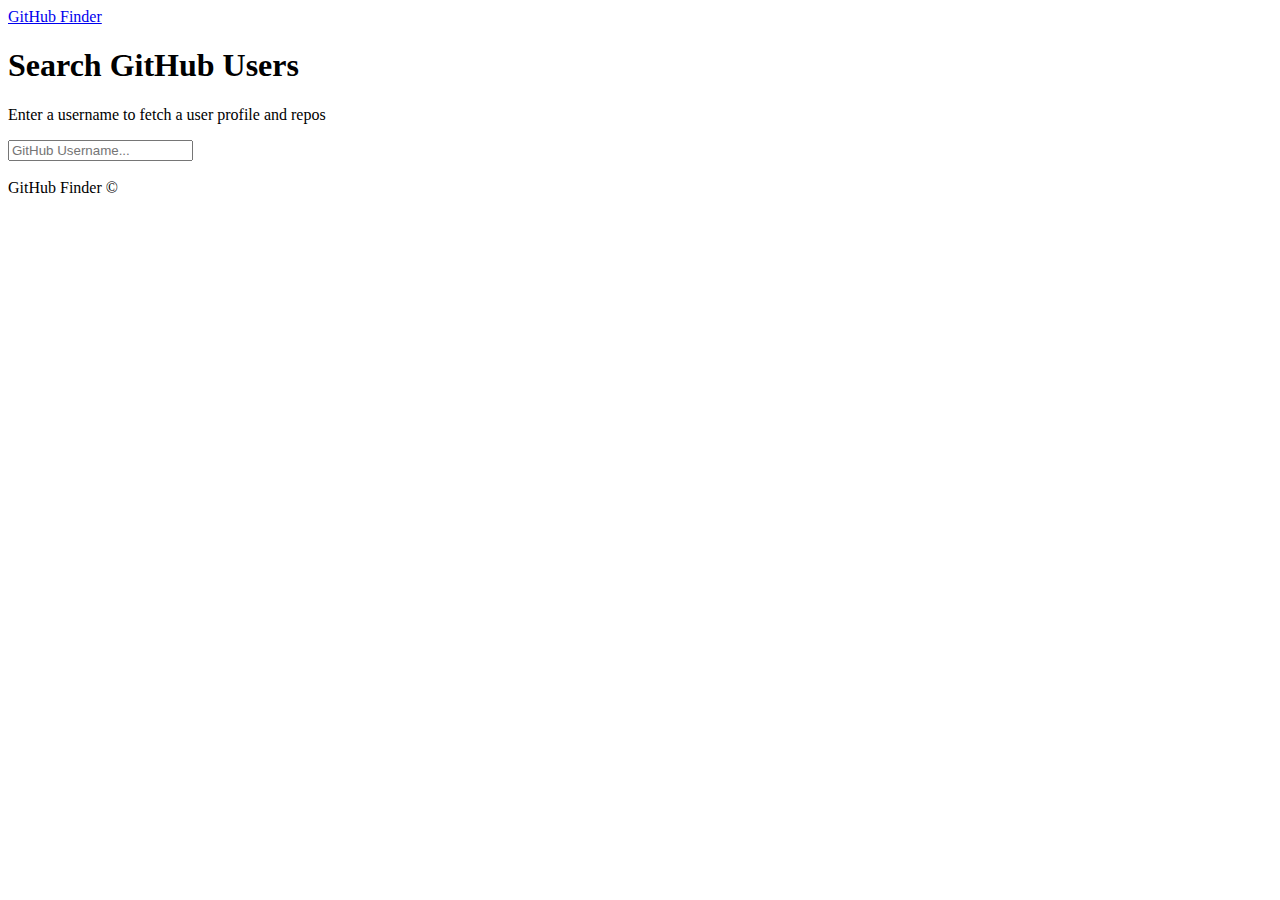
<file: Finder/index.html>
<!DOCTYPE html>
<html lang="en">
<head>
    <meta charset="UTF-8">
    <meta name="viewport" content="width=device-width, initial-scale=1.0">
    <meta http-equiv="X-UA-Compatible" content="ie=edge">
    <link rel="stylesheet" href="https://bootswatch.com/4/litera/bootstrap.min.css">
    <title>project3_finder</title>
</head>
<body>
    <nav class="navbar navbar-dark bg-primary mb-3">
        <div class="container">
            <a href="#" class="navbar-brand">GitHub Finder</a>
        </div>
    </nav>

    <div class="container searchContainer"> 
        <div class="search card card-body">
            <h1>Search GitHub Users</h1>
            <p class="lead">Enter a username to fetch a user profile and repos</p>
            <input type="text" id="searchUser" class="form-control" placeholder="GitHub Username...">
        </div>
        <br>
        <div id="profile"></div>     
    </div>

    <footer class="mt-5 p-3 text-center bg-light">
    GitHub Finder &copy;
    </footer>

    <script src="https://code.jquery.com/jquery-3.2.1.slim.min.js" integrity="sha384-KJ3o2DKtIkvYIK3UENzmM7KCkRr/rE9/Qpg6aAZGJwFDMVNA/GpGFF93hXpG5KkN" crossorigin="anonymous"></script>
    <script src="https://cdnjs.cloudflare.com/ajax/libs/popper.js/1.12.3/umd/popper.min.js" integrity="sha384-vFJXuSJphROIrBnz7yo7oB41mKfc8JzQZiCq4NCceLEaO4IHwicKwpJf9c9IpFgh" crossorigin="anonymous"></script>
    <script src="https://maxcdn.bootstrapcdn.com/bootstrap/4.0.0-beta.2/js/bootstrap.min.js" integrity="sha384-alpBpkh1PFOepccYVYDB4do5UnbKysX5WZXm3XxPqe5iKTfUKjNkCk9SaVuEZflJ" crossorigin="anonymous"></script>

    <script src="github.js"></script>
    <script src="ui.js"></script>
    <script src="app.js"></script>
</body>
</html>
</file>
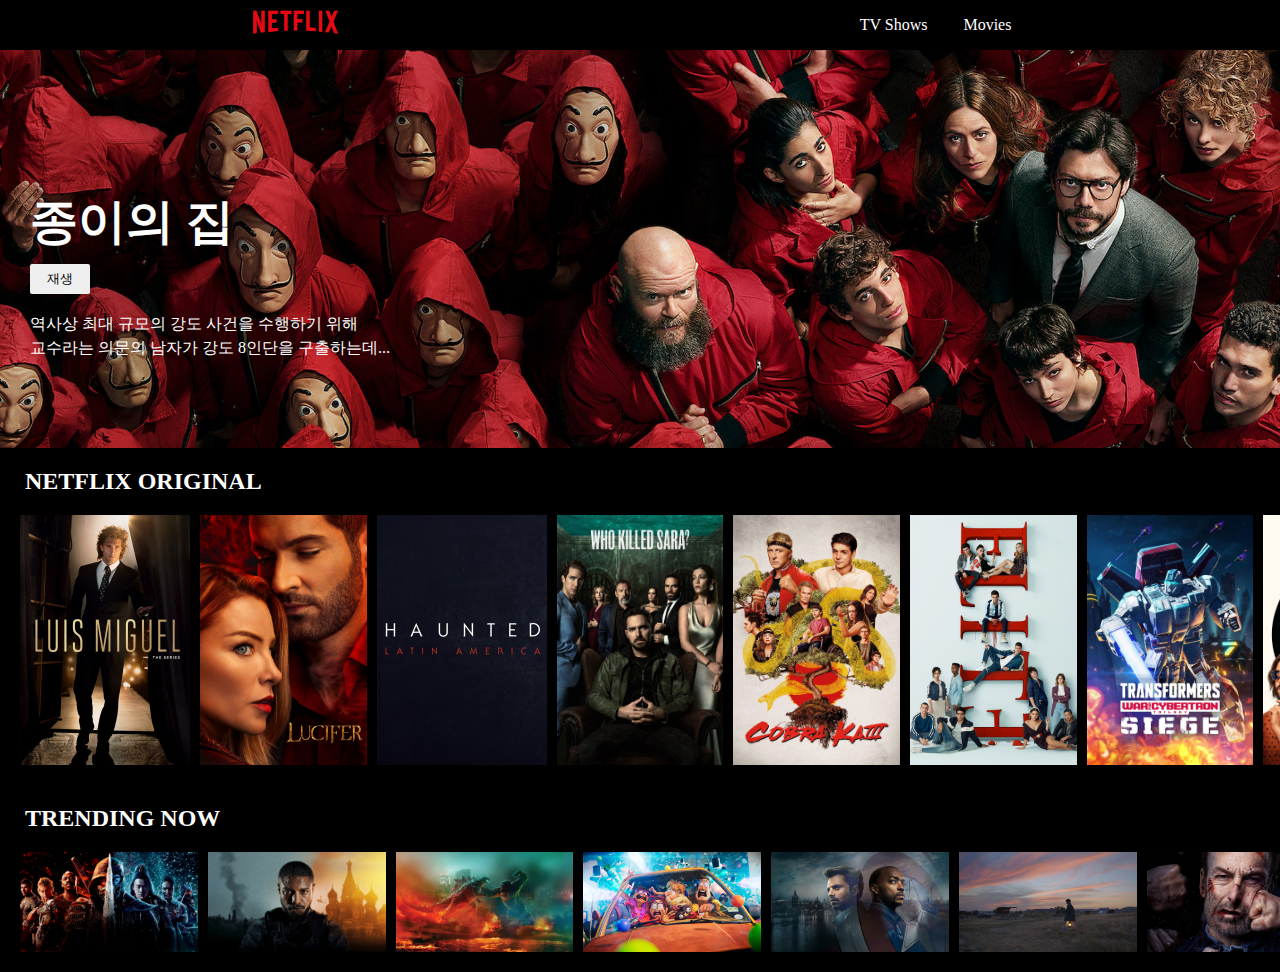
<file: Netflix/index.html>
<!DOCTYPE html>
<html lang="en">
<head>
    <meta charset="UTF-8">
    <meta name="viewport" content="width=device-width, initial-scale=1.0">
    <title>Netflix</title>
    <link rel="stylesheet" href="style.css">
    <link rel="icon" href="/과제_1번/favicon_netflix/favicon-96x96.png">
</head>
<body>
    <header>
        <nav class="navbar">
            <div class="logo">
                <a href="/">
                    <img id="logo" src="./main-img/netflix-logo.png" alt="netflix_logo">
                </a>
            </div>
            <ul>
                <li><a href="#">TV Shows</a></li>
                <li><a href="#">Movies</a></li>
            </ul>
        </nav>
    </header>

    <main>
        <div class="banner">
            <div class="banner_contents">
                <h1 class="banner_title">종이의 집</h1>
                <div class="banner_btn">
                    <button>재생</button>
                </div>
                <p class="banner_description">
                    역사상 최대 규모의 강도 사건을 수행하기 위해<br/>
                    교수라는 의문의 남자가 강도 8인단을 구출하는데...
                </p>
            </div>
        </div>

        <div class="row">
            <h2>NETFLIX ORIGINAL</h2>
            <div class="row_posters">
                <img src="./main-img/large-movie1.jpg" alt="1번라지" class="row_poster row_posterLarge">
                <img src="./main-img/large-movie2.jpg" alt="2번라지" class="row_poster row_posterLarge">
                <img src="./main-img/large-movie3.jpg" alt="3번라지" class="row_poster row_posterLarge">
                <img src="./main-img/large-movie4.jpg" alt="4번라지" class="row_poster row_posterLarge">
                <img src="./main-img/large-movie5.jpg" alt="5번라지" class="row_poster row_posterLarge">
                <img src="./main-img/large-movie6.jpg" alt="6번라지" class="row_poster row_posterLarge">
                <img src="./main-img/large-movie7.jpg" alt="7번라지" class="row_poster row_posterLarge">
                <img src="./main-img/large-movie8.jpg" alt="8번라지" class="row_poster row_posterLarge">
            </div>
        </div>

        <div class="row">
            <h2>TRENDING NOW</h2>
            <div class="row_posters">
                <img src="./main-img/small-movie1.jpg" alt="1번스몰" class="row_poster">
                <img src="./main-img/small-movie2.jpg" alt="2번스몰" class="row_poster">
                <img src="./main-img/small-movie3.jpg" alt="3번스몰" class="row_poster">
                <img src="./main-img/small-movie4.jpg" alt="4번스몰" class="row_poster">
                <img src="./main-img/small-movie5.jpg" alt="5번스몰" class="row_poster">
                <img src="./main-img/small-movie6.jpg" alt="6번스몰" class="row_poster">
                <img src="./main-img/small-movie7.jpg" alt="7번스몰" class="row_poster">
            </div>

        </div>
    </main>

    <footer></footer>
</body>
</html>
</file>
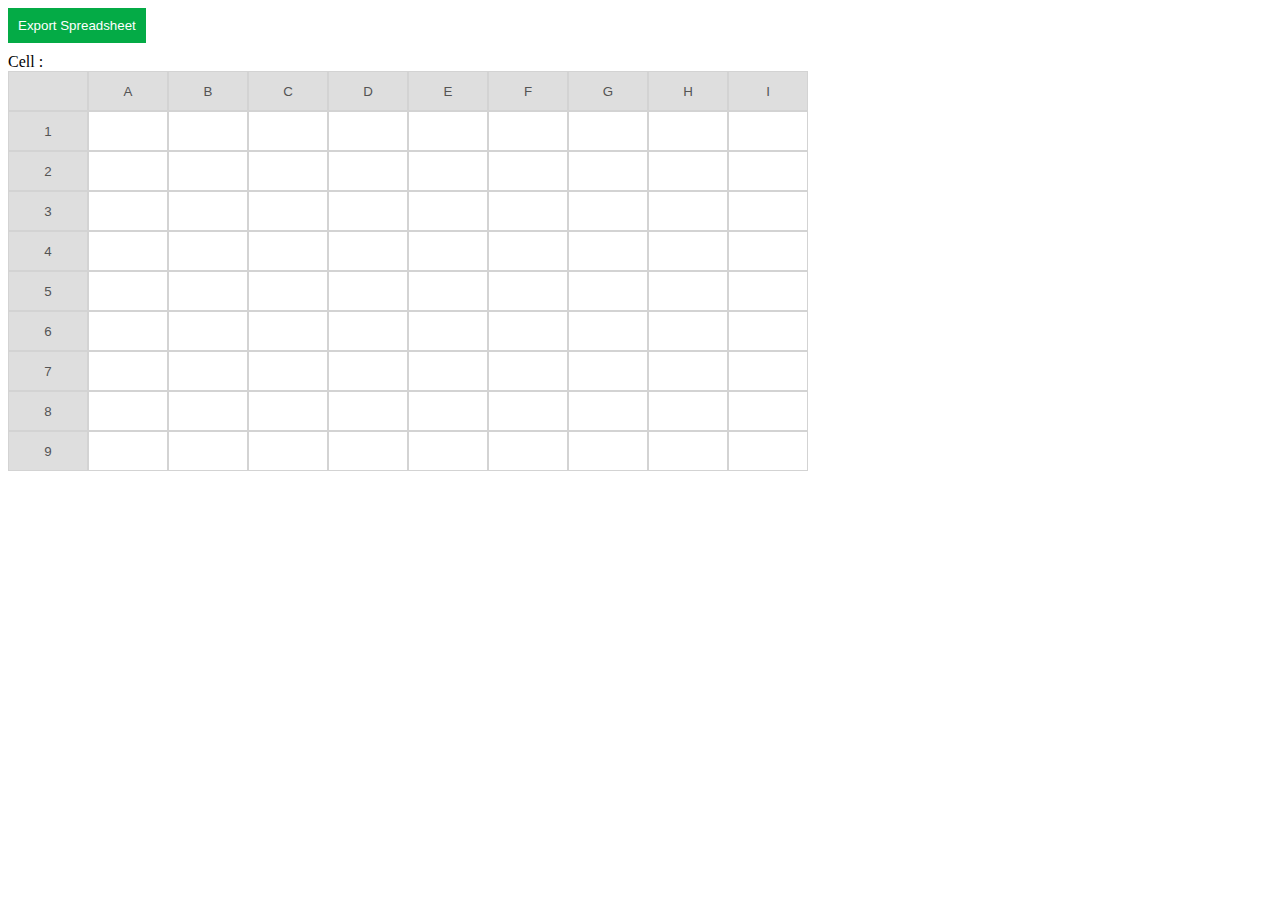
<file: SpreadSheet/index.html>
<!DOCTYPE html>
<html lang="en">
<head>
    <meta charset="UTF-8">
    <meta name="viewport" content="width=device-width, initial-scale=1.0">
    <title>Project4_SpreadSheet</title>
    <link rel="stylesheet" href="style.css">
</head>
<body>
    <button id="export-btn">Export Spreadsheet</button>
    <div>Cell : <span id="cell-status"></span></div>
    <div id="spreadsheet-container"></div>
    <script src="script.js"></script>
</body>
</html>
</file>
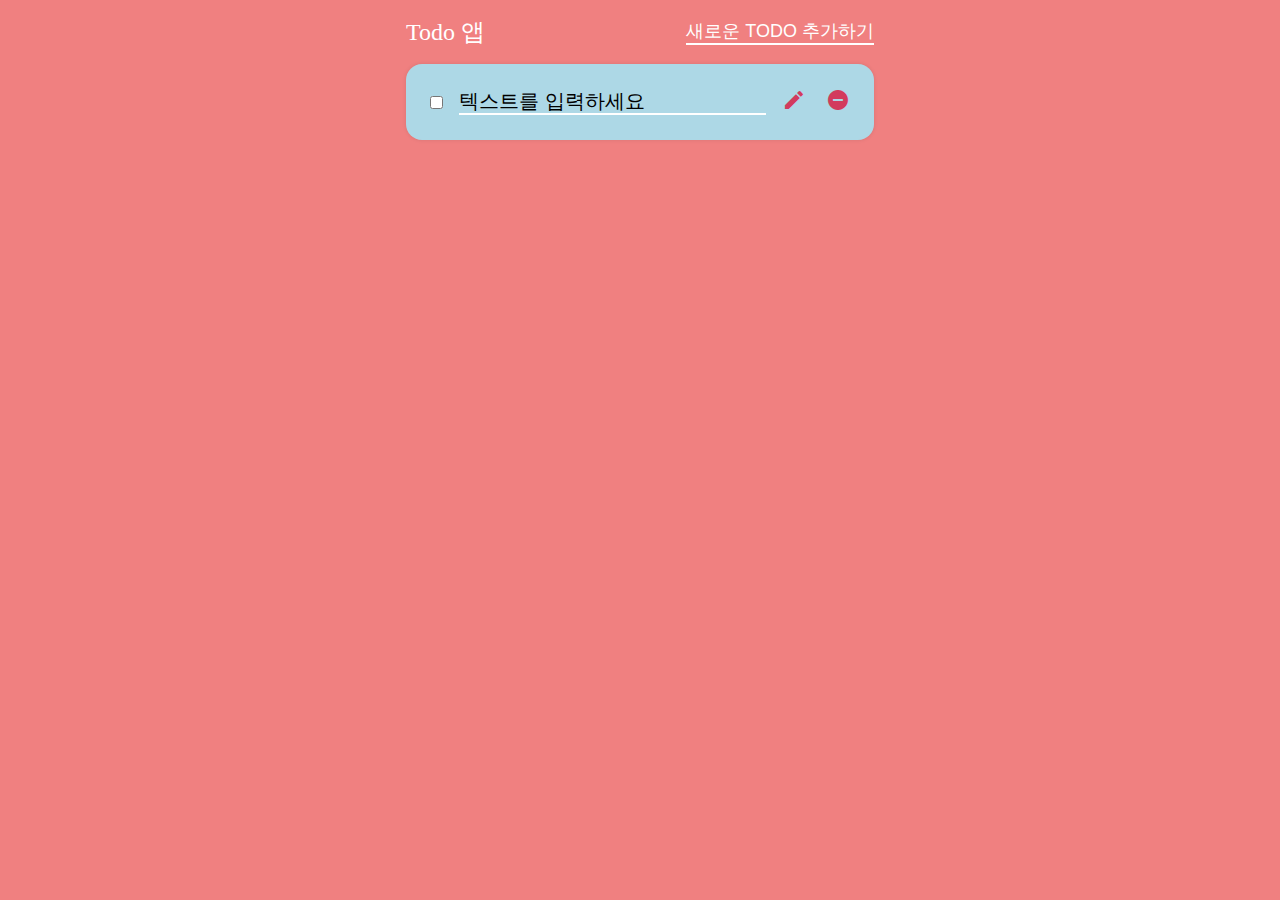
<file: Todo/index.html>
<!DOCTYPE html>
<html lang="en">
<head>
    <meta charset="UTF-8">
    <meta name="viewport" content="width=device-width, initial-scale=1.0">
    <title>Project2_Todo앱 만들기</title>
    <link rel="stylesheet" href="styles.css">
    <link href="https://fonts.googleapis.com/icon?family=Material+Icons" rel="stylesheet"
</head>
<body>
    <div class="app">
        <header>
            <h1>Todo 앱</h1>
            <button id="create-btn"> 새로운 Todo 추가하기</button>
        </header>
        <div class="todo-list" id="list">
            <div class="item">
                <input type="checkbox"/>
                <input type="text" value="텍스트를 입력하세요"/>
                <div class="actions">
                    <button class="material-icons">edit</button>
                    <button class="material-icons">remove_circle</button>
                </div>
            </div>
        </div>
    </div>
    <script src="script.js"></script>
</body>
</html>
</file>
<file: Netflix/style.css>
*{
    margin: 0;
    padding: 0;
}

body{
    background-color: black;
}

.navbar{
    background-color: black;
    position: fixed;
    top: 0;
    z-index: 1;
    width: 100%;
    display: flex;
    justify-content: space-around;
    align-items: center;
    flex-wrap: wrap;  
}

.navbar ul{
    display: flex;
    align-items: center;
    flex-wrap: wrap;
}

.navbar li{
    list-style: none;
    padding: 1rem;
}

.navbar li a{
    padding: 2px 2px;
    text-decoration: none;
    color: white;
}

.navbar li a:hover{
    color: gray;
}

.logo{
    height: 45px;
    width: 90px;
    display: flex;
    align-items: center;
}

.logo img{
    width: 100%;
}

.banner{
    background-image: url(main-img/banner.jpg);
    background-size: cover;
    background-position: center;
    height: 448px;
    color: white;
}

.banner_contents{
    margin-left: 30px;
    padding-top: 190px;
    height: 190px;
}

.banner_title{
    font-size: 3rem;
    font-weight: 800;
    padding-bottom: 0.3rem;
}

.banner_btn{
    margin-top: 5px;
    margin-bottom: 10px;
}

.banner_btn button{
    width: 60px;
    height: 30px;
    border-radius: 2px;
    border: 1px solid transparent;
}

.banner_btn button:hover{
    background-color: rgb(171,163,163);
    cursor: pointer;
}

.banner_description{
    line-height: 1.5;
    padding-top: 0.5rem;
    font-size: 1rem;
}

.row{
    color: white;
}

.row h2{
    margin-left: 25px;
    margin-top: 20px;
}

.row_poster{
    width: 100%;
    object-fit: contain;
    max-height: 100px;
    margin-right: 10px;
    transition: transform 450ms;
}

.row_posters{
    display: flex;
    overflow-y: hidden;
    overflow-x: scroll;
    padding: 20px;
}

.row_poster:hover{
    transform: scale(1.1);
}

.row_posters::-webkit-scrollbar{
    display: none;
}

.row_posterLarge{
    max-height: 250px;
}
</file>
<file: SpreadSheet/style.css>
#export-btn{
    background: #04ab46;
    color: white;
    border: none;
    padding: 10px;
    display: inline-block;
    margin-bottom: 10px;
    cursor: pointer;
}

.cell-row {
    display: flex;
}

.cell{
    width: 80px;
    border: 1px solid lightgray;
    height: 40px;
    outline: none;
    box-sizing: border-box;
}

.cell.header{
    text-align: center;
    background: hsl(0, 0%, 87%);
}

.cell.header.active{
    background: lightblue;
    color: white;
}
</file>
<file: Todo/styles.css>
* {
	margin: 0;
	padding: 0;
	box-sizing: border-box;
}

button {
	background: none;
	outline: none;
	border: none;
	cursor: pointer;
}

body {
	background-color: lightcoral;
	color: #fff;
	display: flex;
    min-height: 100vh;
}

main {
	min-height: 100vh;
	display: flex;
	justify-content: center;
	padding: 2rem 1.5rem;
}

.app {
	width: 90%;
    max-width: 500px; 
    margin: 0 auto;
    background-color: lightcoral; 
    padding: 1rem;
}

.app header {
	display: flex;
	align-items: center;
	justify-content: space-between;
	margin-bottom: 1rem;
}

.app header h1 {
	color: #fff;
	font-size: 24px;
	font-weight: 400;
}

.app header button {
	color: #fff;
	font-size: 18px;
	border-bottom: 2px solid #fff;
	text-transform: uppercase;
}

.item {
	display: flex;
	align-items: center;
	justify-content: space-between;
	padding: 1.5rem;
	border-radius: 1rem;
	background-color: lightblue;
	box-shadow: 0 0 4px rgba(0, 0, 0, 0.1);
	margin-bottom: 1.5rem;
}

.item:last-of-type {
	margin-bottom: 0;
}

.item input[type="checkbox"] {
	margin-right: 1rem;
}

.item input[type="text"] {
	appearance: none;
	background: none;
	border: none;
	outline: none;
	font-weight: 400;
	color: black;
	font-size: 20px;
	flex: 1 1 0%;
	margin-right: 1rem;
}

.item input[type="text"]:not(:disabled) {
	border-bottom: 2px solid #fff;
}

.item.complete {
	opacity: 0.7;
}

.item.complete input[type="text"] {
	text-decoration: line-through;
}

.item:hover,
.item:focus-within {
	outline: 2px solid #fff;
}

.actions button {
	color: crimson;
	margin-right: 1rem;
	opacity: 0.8;
	transform: 0.1s;
}

.actions button.remove-btn {
	color: crimson;
}

.actions button:hover {
	opacity: 1;
}

.actions button:last-of-type {
	margin-right: 0;
}
</file>
